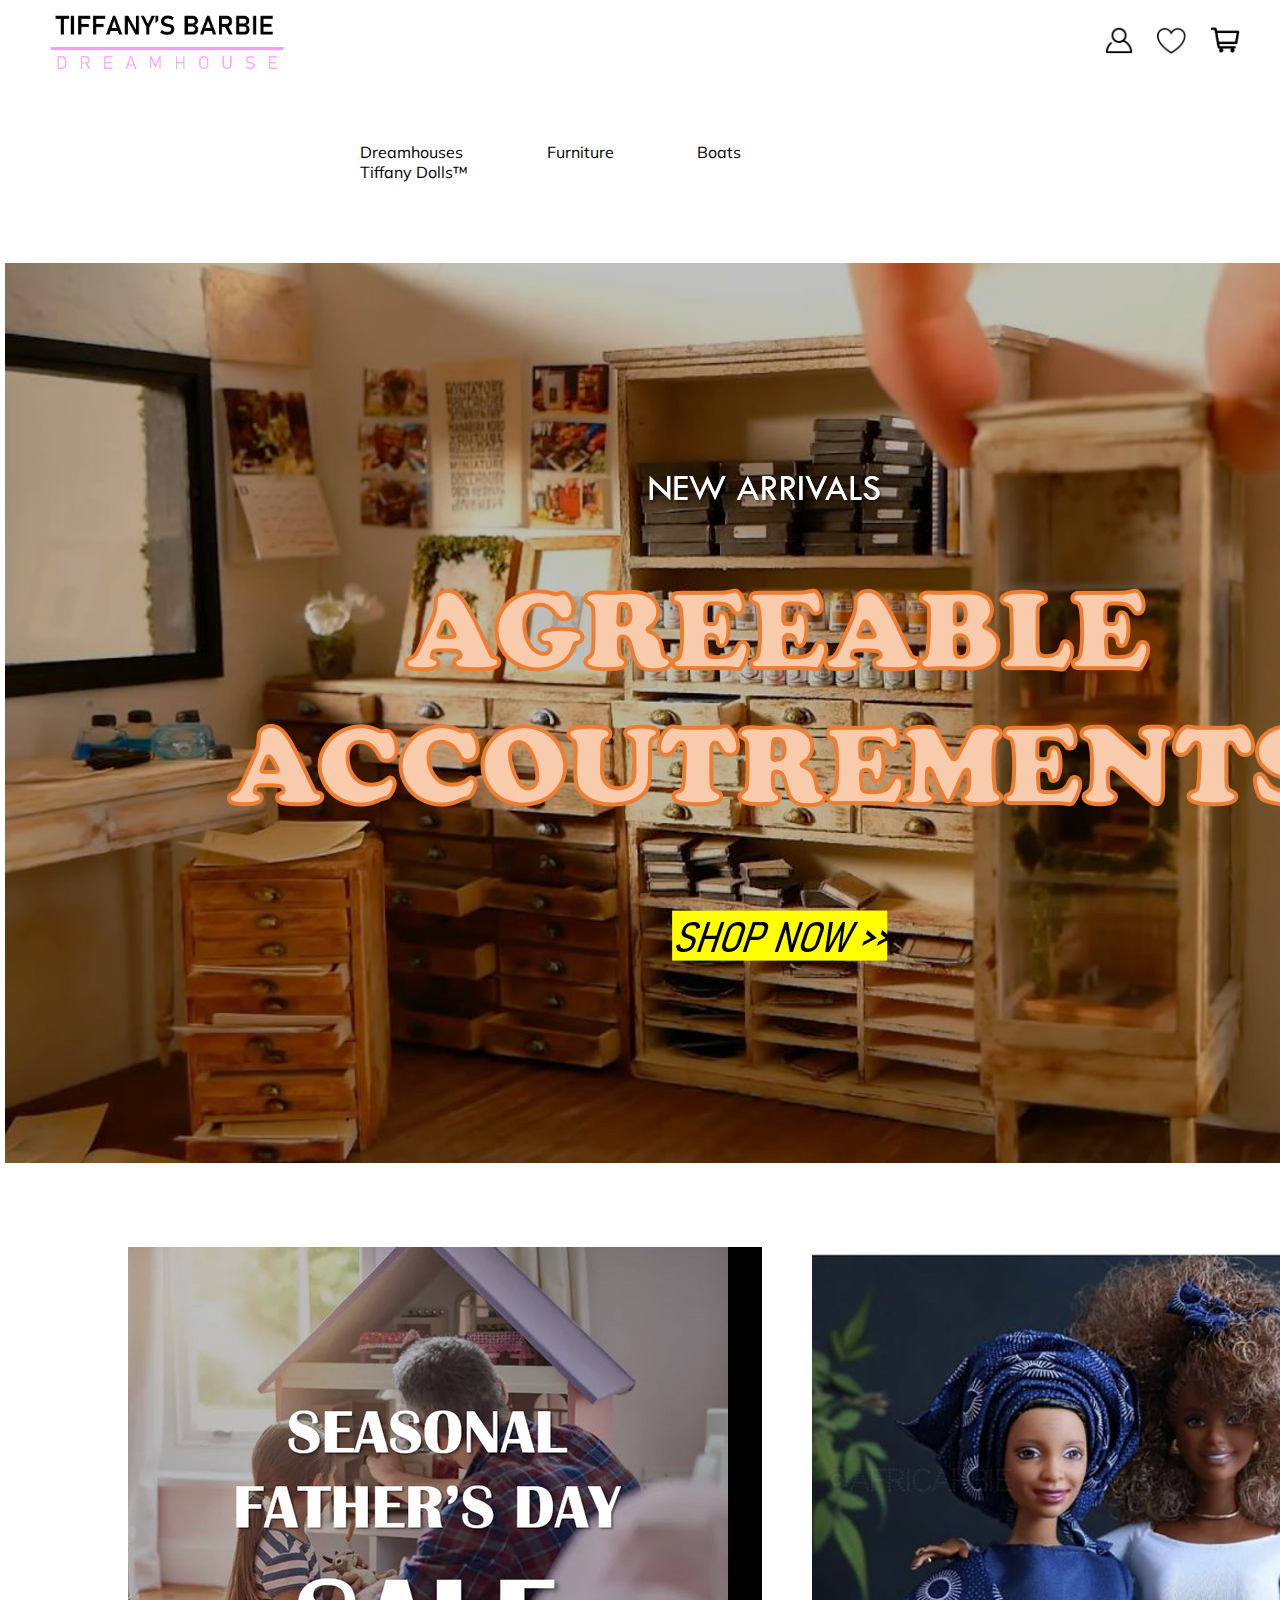
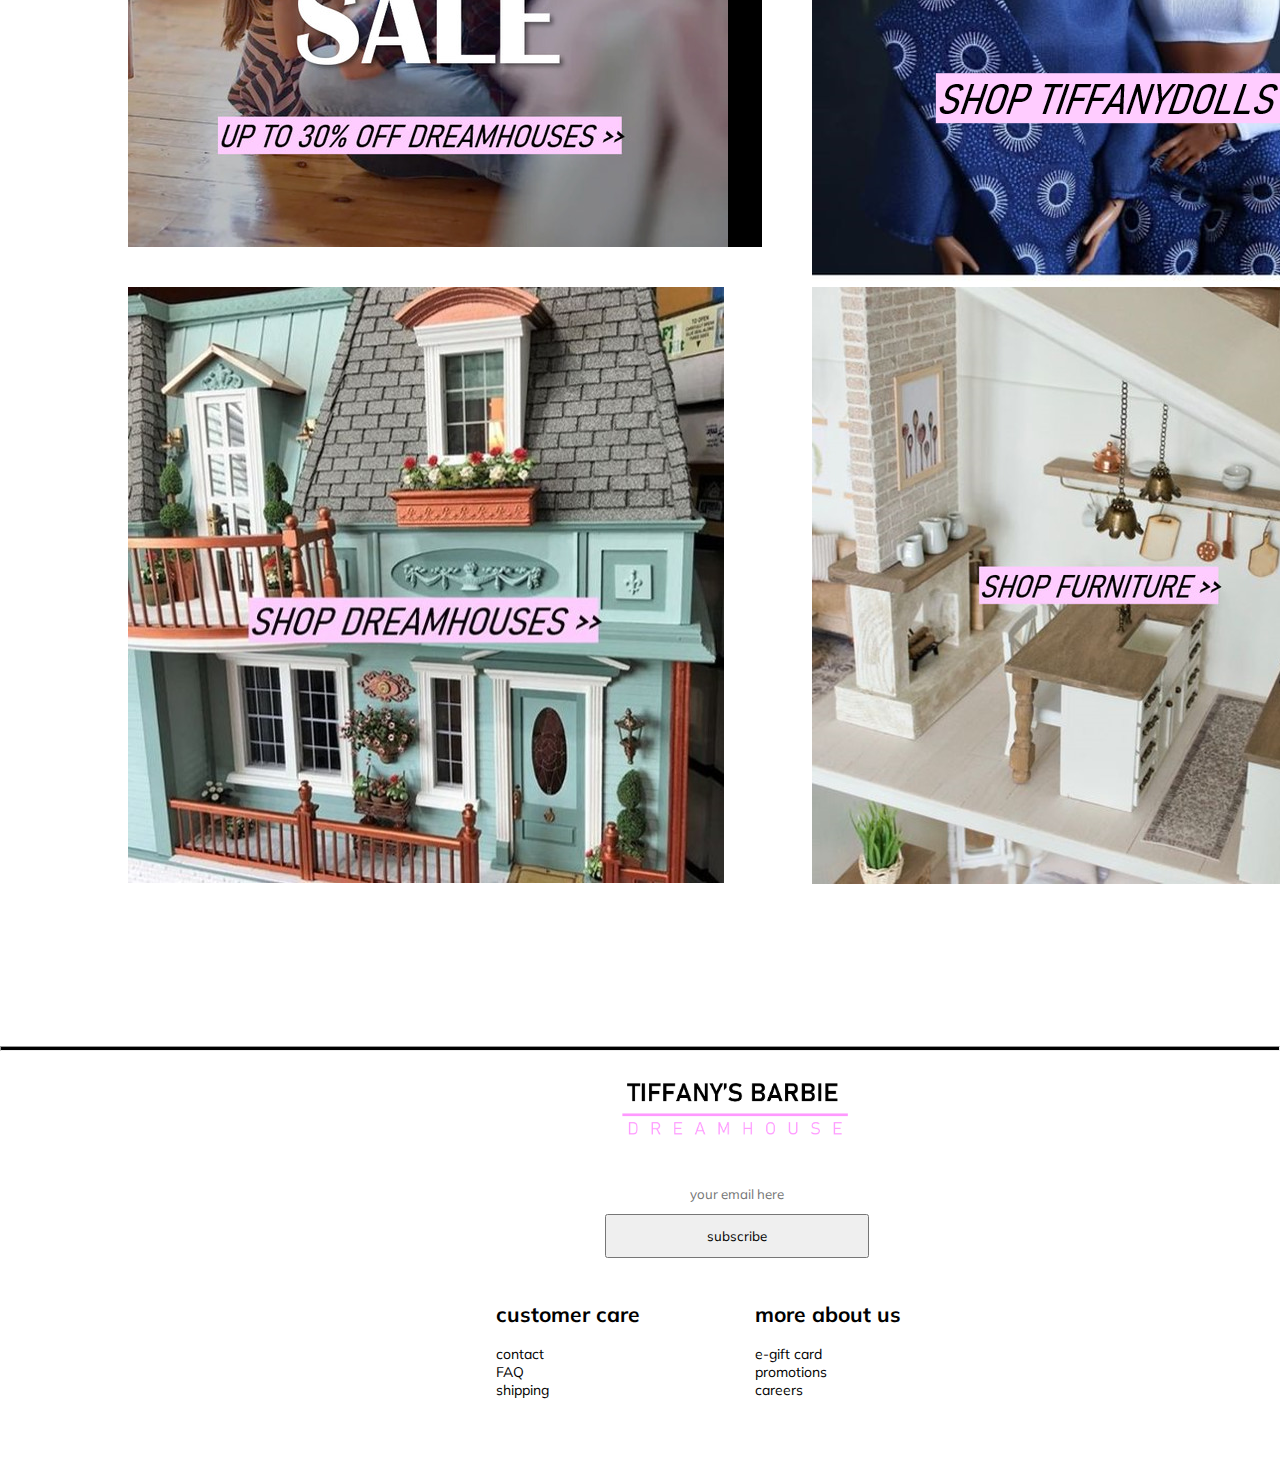
<file: index.html>
<!DOCTYPE html>
<html>

<head>
    <title>TIFFANY BARBIE DREAMHOUSE</title>
    <link href="https://fonts.googleapis.com/css2?family=Muli&display=swap" rel="stylesheet">
    <link rel="stylesheet" type="text/css" href="css/style.css">
    <link rel="shortcut icon" type="image/x-icon" href="misc/icon.ico" />
</head>

<body>
    <header>
        <div class="main">
            <div class="logo">
                <a href="index.html"><img src="misc/logo.png"></a>
            </div>
            <ul class="links">
                <a href="login.html"><img src="misc/user.png"></a>
                <a href="likes.html"><img src="misc/heart.png"></a>
                <input type='image' name="cart" src="misc/cart.png" onclick="openNav()">
            </ul>

        </div>
        <div>
            <ul class="bar">
                <li><a href="Dreamhouses.html">Dreamhouses</a></li>
                <li><a href="Furniture.html">Furniture</a></li>
                <li><a href="TiffanyDolls.html">Boats</a></li>
                <li><a href="TiffanyDolls.html">Tiffany Dolls™</a></li>
            </ul>
        </div>
    </header>



    <div id="mySidebar" class="sidebar">
        <a href="javascript:void(0)" class="closebtn" onclick="closeNav()">×</a>
        <div class="cartTit">
            SHOPPING CART
        </div>

        <div class="cartDesc">
            Why empty go buy stuff now pls
        </div>
    </div>
    <script>
        function openNav() {
            document.getElementById("mySidebar").style.width = "400px";
            document.getElementById("main").style.marginLeft = "400px";
        }

        function closeNav() {
            document.getElementById("mySidebar").style.width = "0";
            document.getElementById("main").style.marginLeft = "0";
        }
    </script>

    <!-- BANNER STARTS HERE -->

    <div class="slider-frame">
        <div class="slide-images">
            <div class="img-container">
                <a href="Furniture.html"><img src="home/b1.png"></a>
            </div>
            <div class="img-container">
                <a href="Furniture.html"><img src="home/b2.png"></a>
            </div>
            <div class="img-container">
                <a href="Furniture.html"><img src="home/b3.png"></a>
            </div>
        </div>
    </div>

    <!-- BANNER ENDS HERE -->

    <div class="overview">
        <div class="overview-image">
            <a href="Dreamhouses.html"><img src="home/t4.jpg"></a>
        </div>
        <div class="overview-image">
            <a href="TiffanyDolls.html"><img src="home/t5.png"></a>
        </div>
        <div class="overview-image">
            <a href="Dreamhouses.html"><img src="home/t1.jpg"></a>
        </div>
        <div class="overview-image">
            <a href="Furniture.html"><img src="home/t2.jpg"></a>
        </div>
    </div>

    
    <div class="footer" style="top:70cm">
        <hr>
        <div class="botlogo">
            <img src="misc/logo.png" height="80px">
        </div>
        
        <div class='mail'>
            <input type="email" name="email" id="email_input" placeholder="your email here">
        </div>
        <button>subscribe</button>

        <div class="r">
            <div class="c" style="color:black;">
                <h2>customer care</h2>
                <p>‎‏‏ ‎‏‏‎ ‎‏‏‎</p>
                <p>contact</p>
                <p>FAQ</p>
                <p>shipping</p>
            </div>
            <div class="c" style="color:black;"">
                <h2>more about us</h2>
                <p>‎‏‏ ‎‏‏‎ ‎‏‏‎</p>
                <p>e-gift card</p>
                <p>promotions</p>
                <p>careers</p>
            </div>
        </div>
    </div>

</body>
</html>
</file>
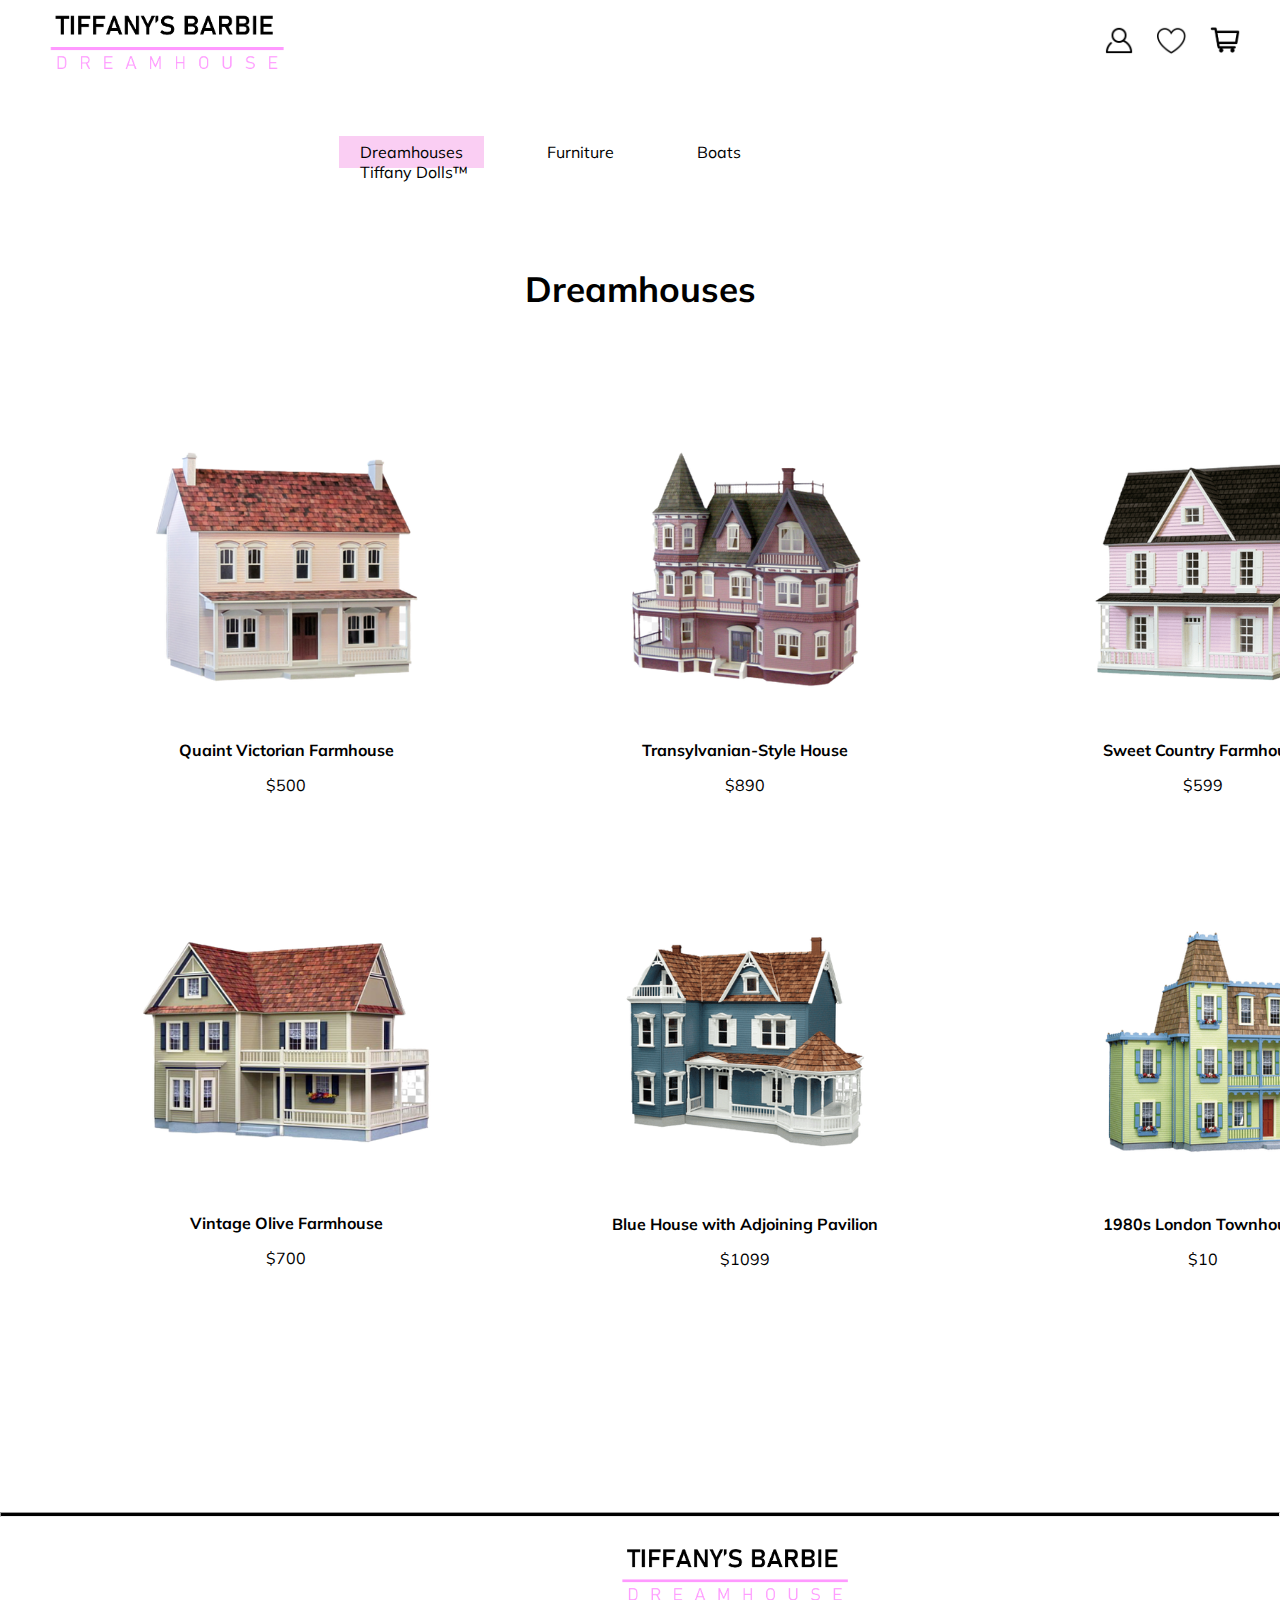
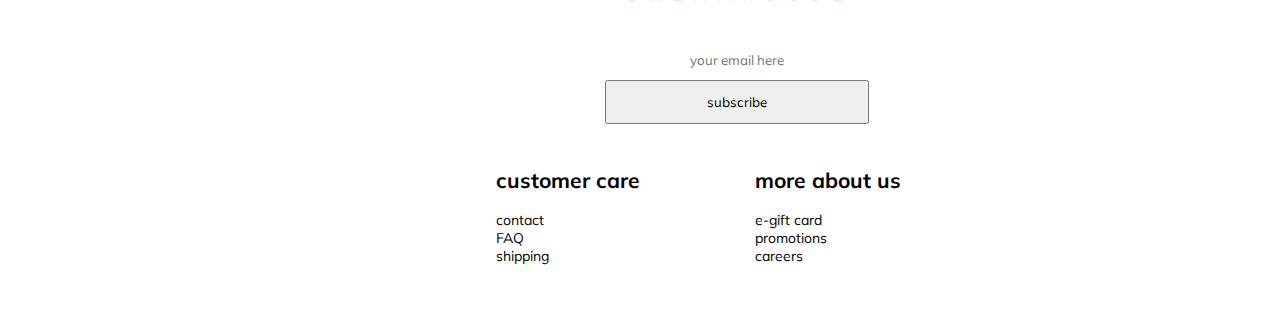
<file: Dreamhouses.html>
<!DOCTYPE html>
<html>

<head>
    <title>TIFFANY BARBIE DREAMHOUSE</title>
    <link href="https://fonts.googleapis.com/css2?family=Muli&display=swap" rel="stylesheet">
    <link rel="stylesheet" type="text/css" href="css/style.css">
    <link rel="shortcut icon" type="image/x-icon" href="misc/icon.ico" />

</head>

<body>
    <header>
        <div class="main">
            <div class="logo">
                <a href="index.html"><img src="misc/logo.png"></a>
            </div>
            <ul class="links">
                <a href="login.html"><img src="misc/user.png"></a>
                <a href="likes.html"><img src="misc/heart.png"></a>
                <input type='image' name="cart" src="misc/cart.png" onclick="openNav()">
            </ul>

        </div>
        <div>
            <ul class="bar">
                <li class="active"><a href="Dreamhouses.html">Dreamhouses</a></li>
                <li><a href="Furniture.html">Furniture</a></li>
                <li><a href="TiffanyDolls.html">Boats</a></li>
                <li><a href="TiffanyDolls.html">Tiffany Dolls™</a></li>
            </ul>
        </div>
        <div class="title">
            <h1>Dreamhouses</h1>
        </div>

    </header>


    <div id="mySidebar" class="sidebar">
        <a href="javascript:void(0)" class="closebtn" onclick="closeNav()">×</a>
        <div class="cartTit">
            SHOPPING CART
        </div>

        <div class="cartDesc">
            Why empty go buy stuff now pls
        </div>
    </div>
    <script>
        function openNav() {
            document.getElementById("mySidebar").style.width = "400px";
            document.getElementById("main").style.marginLeft = "400px";
        }

        function closeNav() {
            document.getElementById("mySidebar").style.width = "0";
            document.getElementById("main").style.marginLeft = "0";
        }
    </script>



    <div class="grid">
        <div class="pix">
            <img src="misc/h1.png">
            <div class="desc">Quaint Victorian Farmhouse</div>
            <div class="price">$500</div>
        </div>
        <div class="pix">
            <img src="misc/h3.png">
            <div class="desc">Transylvanian-Style House</div>
            <div class="price">$890</div>
        </div>
        <div class="pix">
            <img src="misc/h2.png">
            <div class="desc">Sweet Country Farmhouse</div>
            <div class="price">$599</div>
        </div>
        <div class="pix">
            <img src="misc/h5.png">
            <div class="desc">Vintage Olive Farmhouse</div>
            <div class="price">$700</div>
        </div>
        <div class="pix">
            <img src="misc/h4.png">
            <div class="desc">Blue House with Adjoining Pavilion</div>
            <div class="price">$1099</div>
        </div>
        <div class="pix">
            <img src="misc/h6.png">
            <div class="desc">1980s London Townhouse</div>
            <div class="price">$10</div>
        </div>
    </div>


    <div class="footer">
        <hr>
        <div class="botlogo">
            <img src="misc/logo.png" height="80px">
        </div>



        <div class='mail'>
            <input type="email" name="email" id="email_input" placeholder="your email here">
        </div>
        <button>subscribe</button>

        <div class="r">
            <div class="c" style="color:black;">
                <h2>customer care</h2>
                <p>‎‏‏ ‎‏‏‎ ‎‏‏‎</p>
                <p>contact</p>
                <p>FAQ</p>
                <p>shipping</p>
            </div>
            <div class="c" style="color:black;">
                <h2>more about us</h2>
                <p>‎‏‏ ‎‏‏‎ ‎‏‏‎</p>
                <p>e-gift card</p>
                <p>promotions</p>
                <p>careers</p>
            </div>
        </div>
    </div>
</body>

</html>
</file>
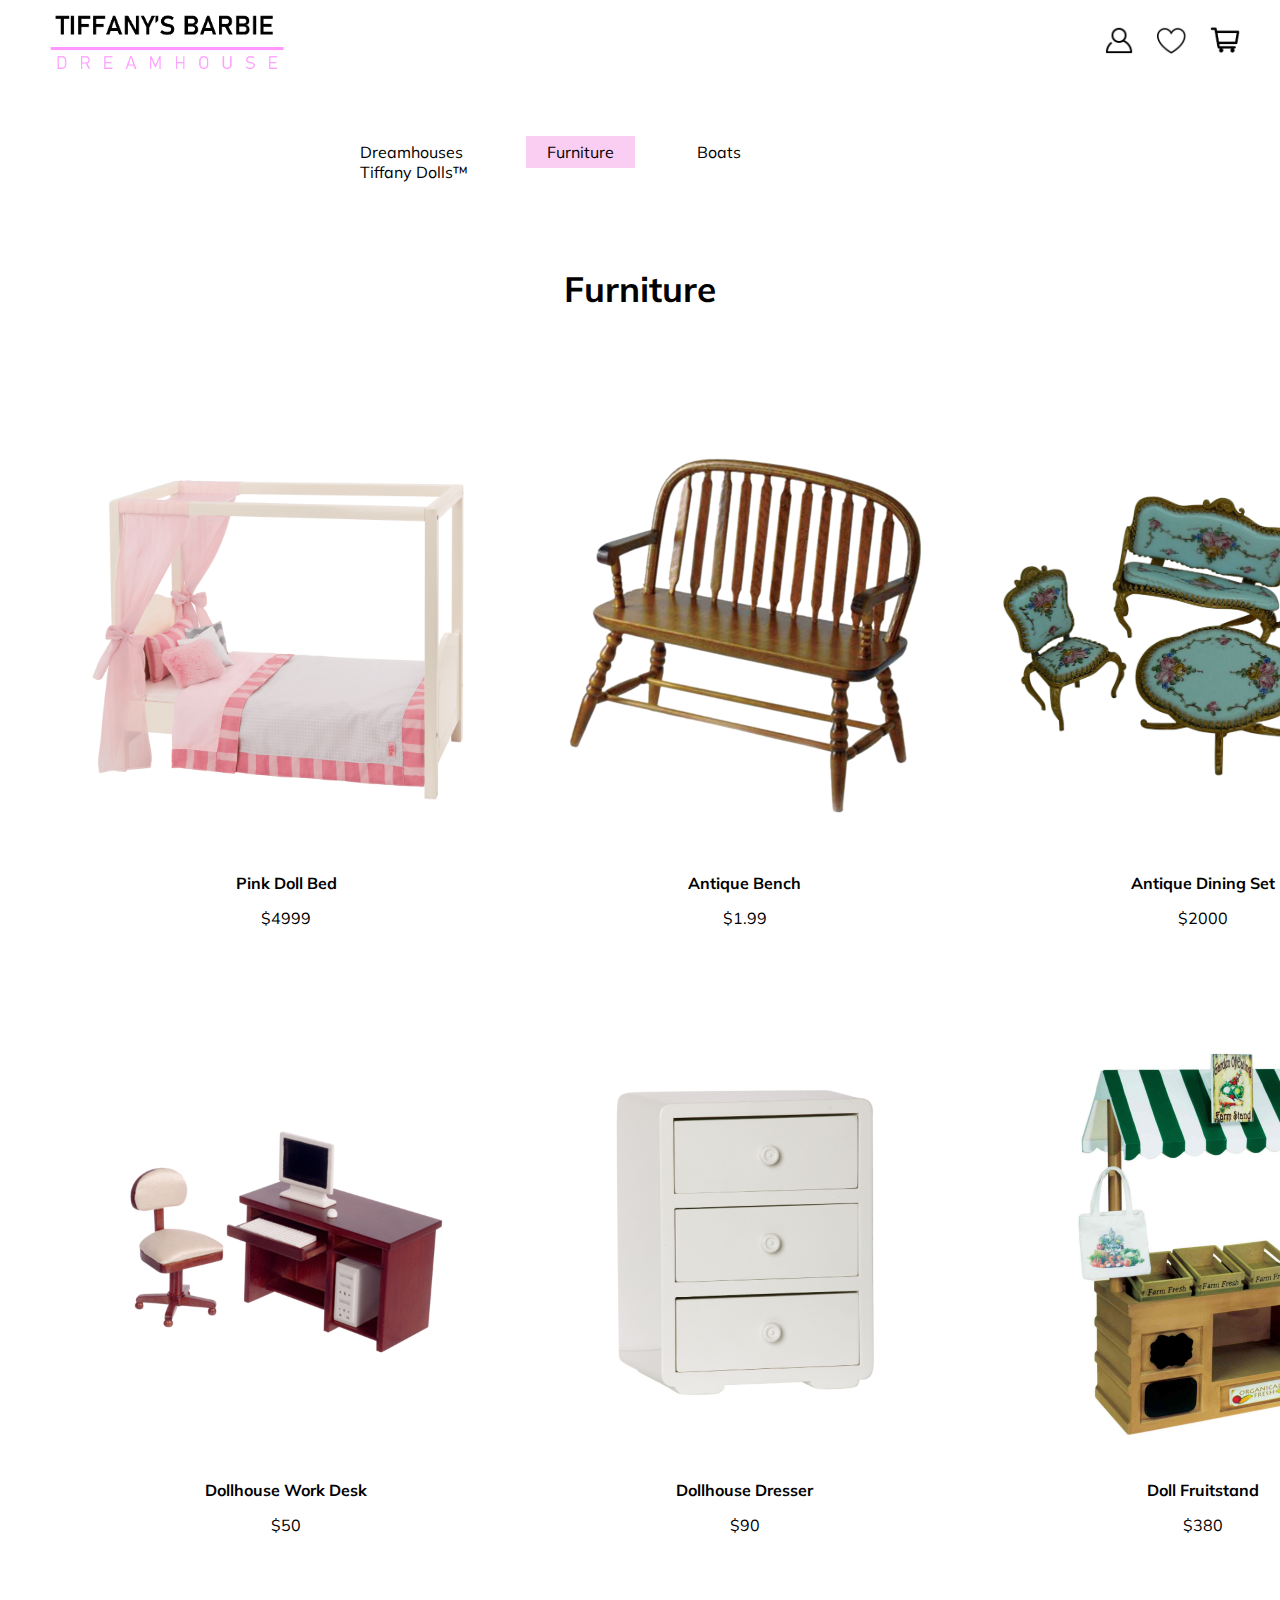
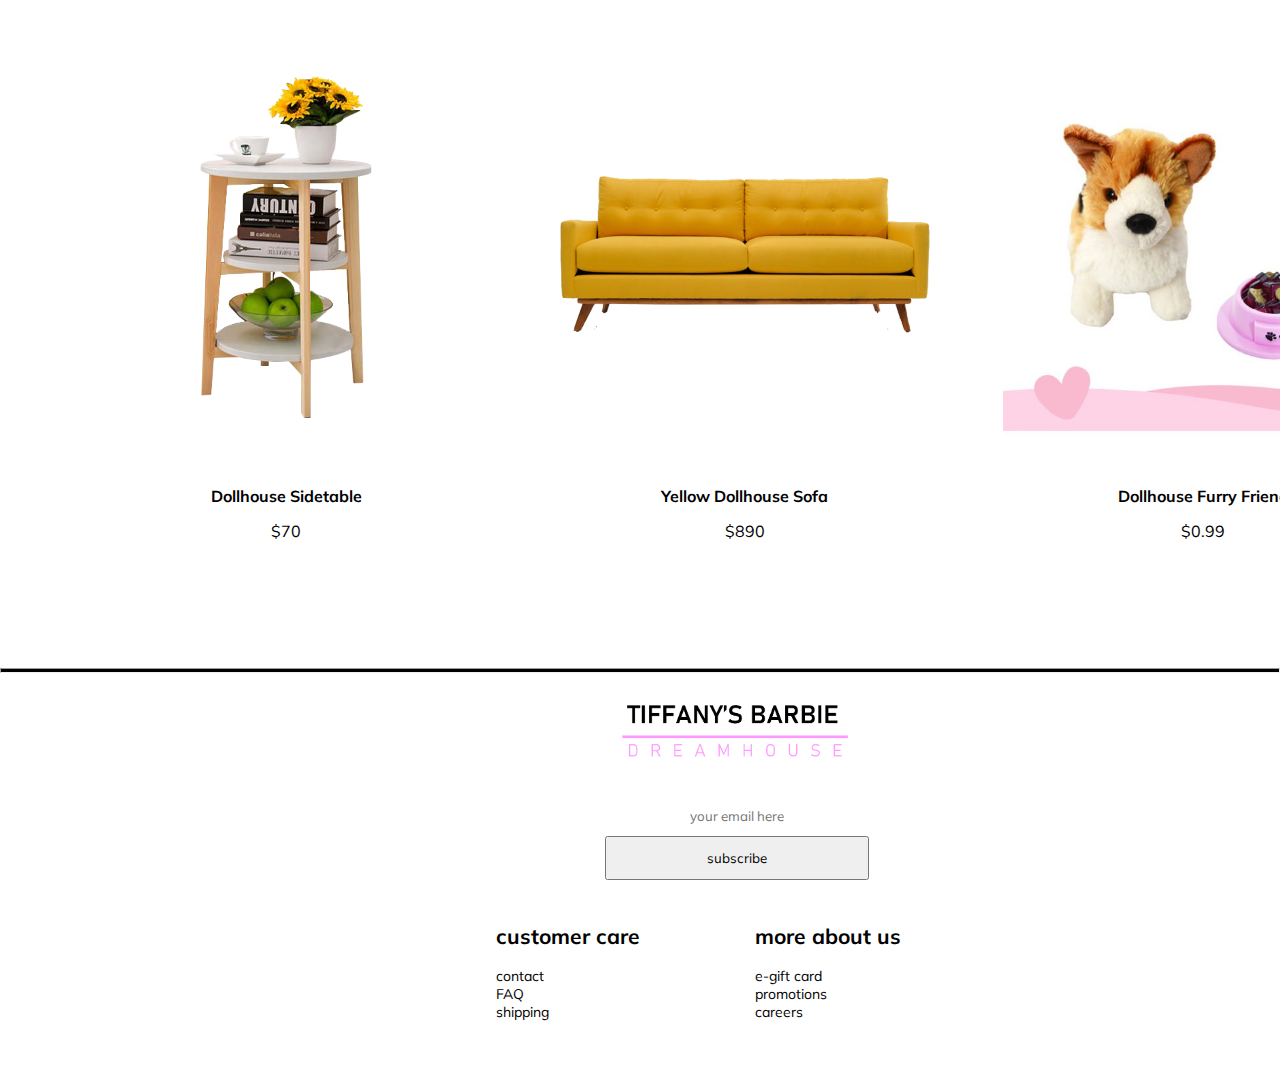
<file: Furniture.html>
<!DOCTYPE html>
<html>

<head>
    <title>TIFFANY BARBIE DREAMHOUSE</title>
    <link href="https://fonts.googleapis.com/css2?family=Muli&display=swap" rel="stylesheet">
    <link rel="stylesheet" type="text/css" href="css/style.css">
    <link rel="shortcut icon" type="image/x-icon" href="misc/icon.ico" />

</head>

<body>
    <header>
        <div class="main">
            <div class="logo">
                <a href="index.html"><img src="misc/logo.png"></a>
            </div>
            <ul class="links">
                <a href="login.html"><img src="misc/user.png"></a>
                <a href="likes.html"><img src="misc/heart.png"></a>
                <input type='image' name="cart" src="misc/cart.png" onclick="openNav()">
            </ul>

        </div>
        <div>
            <ul class="bar">
                <li><a href="Dreamhouses.html">Dreamhouses</a></li>
                <li  class="active"><a href="Furniture.html">Furniture</a></li>
                <li><a href="TiffanyDolls.html">Boats</a></li>
                <li><a href="TiffanyDolls.html">Tiffany Dolls™</a></li>
            </ul>
        </div>
        <div class="title">
            <h1>Furniture</h1>
        </div>

    </header>



    <div id="mySidebar" class="sidebar">
        <a href="javascript:void(0)" class="closebtn" onclick="closeNav()">×</a>
        <div class="cartTit">
            SHOPPING CART
        </div>
    
        <div class="cartDesc">
            Why empty go buy stuff now pls
        </div>
    </div>
    <script>
        function openNav() {
            document.getElementById("mySidebar").style.width = "400px";
            document.getElementById("main").style.marginLeft = "400px";
        }

        function closeNav() {
            document.getElementById("mySidebar").style.width = "0";
            document.getElementById("main").style.marginLeft = "0";
        }
    </script>



    <div class="grid">
        <div class="pix">
            <img src="furniture/bed.png">
            <div class="desc">Pink Doll Bed</div>
            <div class="price">$4999</div>
        </div>
        <div class="pix">
            <img src="furniture/bench.png">
            <div class="desc">Antique Bench</div>
            <div class="price">$1.99</div>
        </div>
        <div class="pix">
            <img src="furniture/dining.png">
            <div class="desc">Antique Dining Set</div>
            <div class="price">$2000</div>
        </div>
        <div class="pix">
            <img src="furniture/office.png">
            <div class="desc">Dollhouse Work Desk</div>
            <div class="price">$50</div>
        </div>
        <div class="pix">
            <img src="furniture/dresser.png">
            <div class="desc">Dollhouse Dresser</div>
            <div class="price">$90</div>
        </div>
        <div class="pix">
            <img src="furniture/fruits.jpg">
            <div class="desc">Doll Fruitstand</div>
            <div class="price">$380</div>
        </div>
        <div class="pix">
            <img src="furniture/sidetable.png">
            <div class="desc">Dollhouse Sidetable</div>
            <div class="price">$70</div>
        </div>
        <div class="pix">
            <img src="furniture/sofa.png">
            <div class="desc">Yellow Dollhouse Sofa</div>
            <div class="price">$890</div>
        </div>
        <div class="pix">
            <img src="furniture/dog.jpeg">
            <div class="desc">Dollhouse Furry Friend</div>
            <div class="price">$0.99</div>
        </div>
    </div>


    <div class="footer" style="top: 60cm;">
        <hr>
        <div class="botlogo">
            <img src="misc/logo.png" height="80px">
        </div>
    
    
    
        <div class='mail'>
            <input type="email" name="email" id="email_input" placeholder="your email here">
        </div>
        <button>subscribe</button>
    
        <div class="r">
            <div class="c" style="color:black;">
                <h2>customer care</h2>
                <p>‎‏‏ ‎‏‏‎ ‎‏‏‎</p>
                <p>contact</p>
                <p>FAQ</p>
                <p>shipping</p>
            </div>
            <div class="c" style="color:black;"">
                    <h2>more about us</h2>
                    <p>‎‏‏ ‎‏‏‎ ‎‏‏‎</p>
                    <p>e-gift card</p>
                    <p>promotions</p>
                    <p>careers</p>
                </div>
            </div>
        </div>
</body>

</html>
</file>
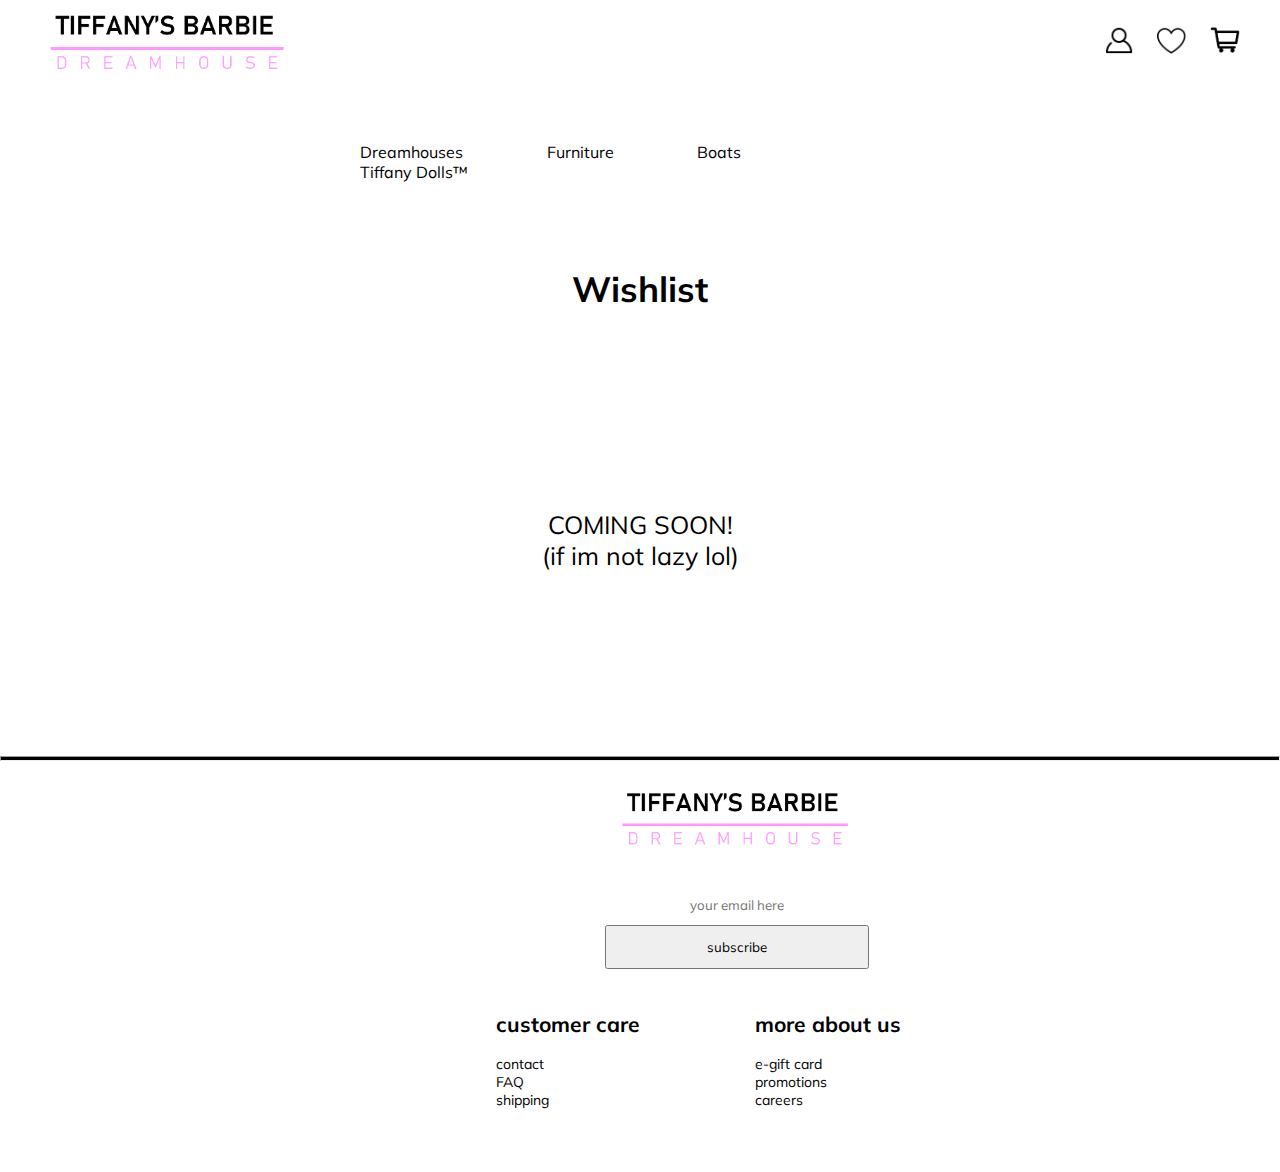
<file: likes.html>
<!DOCTYPE html>
<html>

<head>
    <title>TIFFANY BARBIE DREAMHOUSE</title>
    <link href="https://fonts.googleapis.com/css2?family=Muli&display=swap" rel="stylesheet">
    <link rel="stylesheet" type="text/css" href="css/style.css">
    <link rel="shortcut icon" type="image/x-icon" href="misc/icon.ico" />

</head>

<body>
    <header>
        <div class="main">
            <div class="logo">
                <a href="index.html"><img src="misc/logo.png"></a>
            </div>
            <ul class="links">
                <a href="login.html"><img src="misc/user.png"></a>
                <a href="likes.html"><img src="misc/heart.png"></a>
                <input type='image' name="cart" src="misc/cart.png" onclick="openNav()">
            </ul>

        </div>
        <div>
            <ul class="bar">
                <li><a href="Dreamhouses.html">Dreamhouses</a></li>
                <li><a href="Furniture.html">Furniture</a></li>
                <li><a href="TiffanyDolls.html">Boats</a></li>
                <li><a href="TiffanyDolls.html">Tiffany Dolls™</a></li>
            </ul>
        </div>
        <div class="title">
            <h1>Wishlist</h1>
        </div>

    </header>



    <div id="mySidebar" class="sidebar">
        <a href="javascript:void(0)" class="closebtn" onclick="closeNav()">×</a>
        <div class="cartTit">
            SHOPPING CART
        </div>

        <div class="cartDesc">
            Why empty go buy stuff now pls
        </div>
    </div>
    <script>
        function openNav() {
            document.getElementById("mySidebar").style.width = "400px";
            document.getElementById("main").style.marginLeft = "400px";
        }

        function closeNav() {
            document.getElementById("mySidebar").style.width = "0";
            document.getElementById("main").style.marginLeft = "0";
        }
    </script>


    <div class="td">
        COMING SOON! <br> (if im not lazy lol)
    </div>


    <div class="footer" style="top: 20cm;">
        <hr>
        <div class="botlogo">
            <img src="misc/logo.png" height="80px">
        </div>

        <div class='mail'>
            <input type="email" name="email" id="email_input" placeholder="your email here">
        </div>
        <button>subscribe</button>

        <div class="r">
            <div class="c" style="color:black;">
                <h2>customer care</h2>
                <p>‎‏‏ ‎‏‏‎ ‎‏‏‎</p>
                <p>contact</p>
                <p>FAQ</p>
                <p>shipping</p>
            </div>
            <div class="c" style="color:black;"">
                    <h2>more about us</h2>
                    <p>‎‏‏ ‎‏‏‎ ‎‏‏‎</p>
                    <p>e-gift card</p>
                    <p>promotions</p>
                    <p>careers</p>
                </div>
            </div>
        </div>
</body>

</html>
</file>
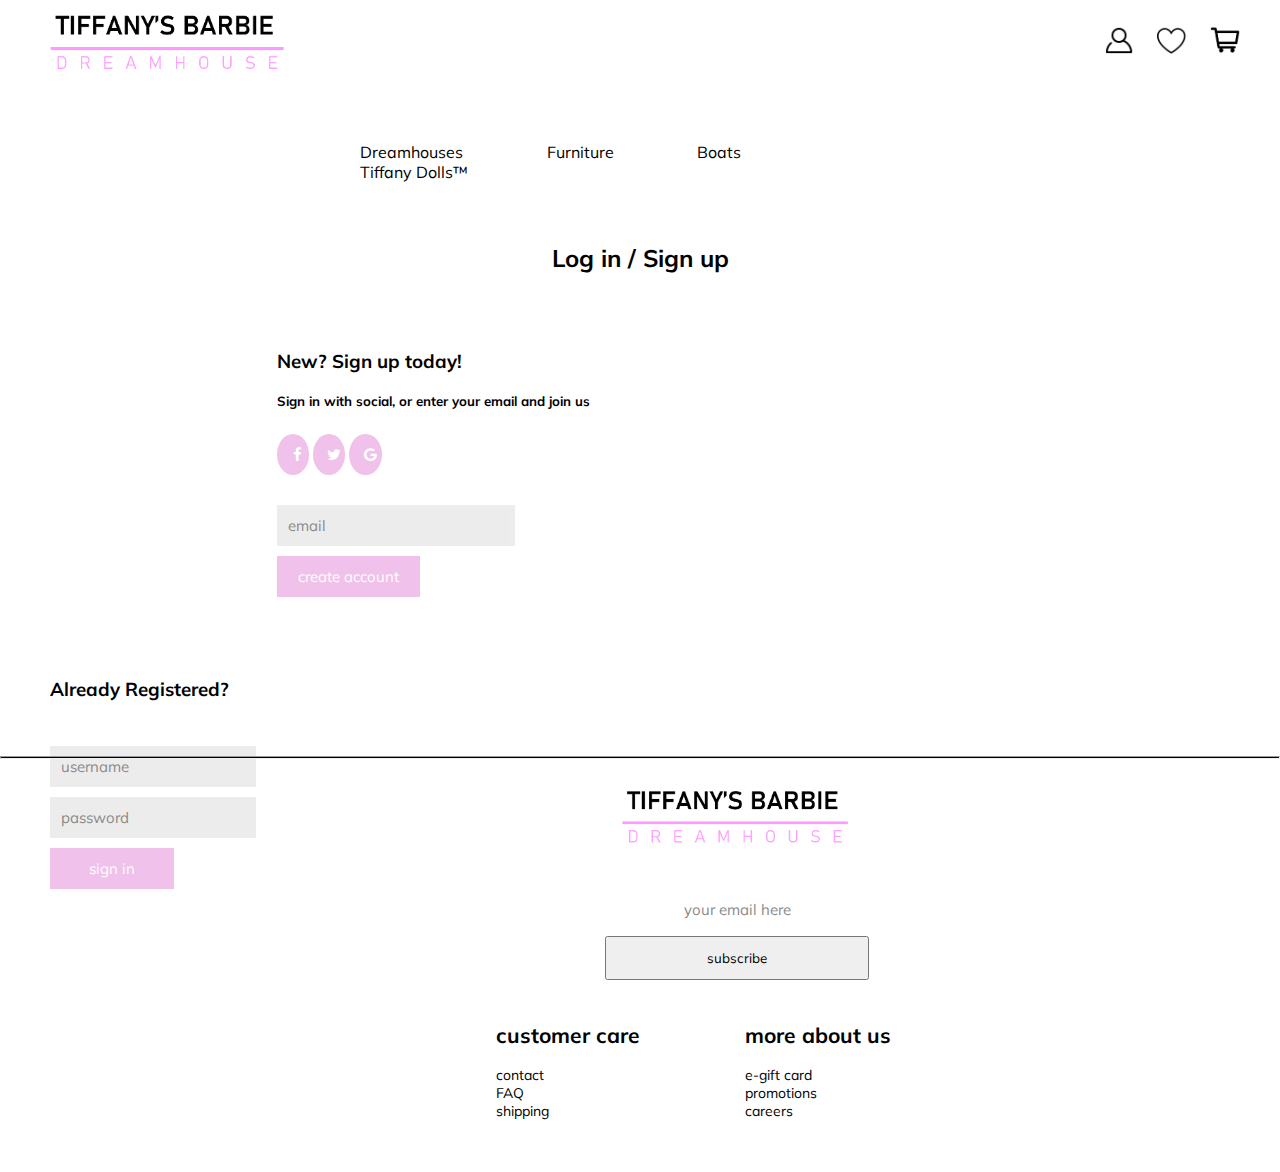
<file: login.html>
<!DOCTYPE html>
<html>

<head>
    <title>TIFFANY BARBIE DREAMHOUSE</title>
    <link href="https://fonts.googleapis.com/css2?family=Muli&display=swap" rel="stylesheet">
    <link rel="stylesheet" type="text/css" href="css/style.css">
    <link rel="shortcut icon" type="image/x-icon" href="misc/icon.ico" />
    <meta name="viewport" content="width=device-width, initial-scale=1">
    <link rel="stylesheet" href="https://cdnjs.cloudflare.com/ajax/libs/font-awesome/4.7.0/css/font-awesome.min.css">
    

    <style>
        * {
            box-sizing: border-box;
        }
    
        .links {
            list-style-type: none;
            float: right;
            margin-top: 25px;
        }

    
        /* style inputs and link buttons */
        input:not(.cart), .btn {
            width: 50%;
            padding: 11px;
            border: none;
            margin: 5px 0;
            opacity: 0.85;
            display: inline-block;
            font-size: 15px;
            /* text-decoration: none; */
    
            /* remove underline from anchors */
        }
    
        input:hover,
        .btn:hover {
            opacity: 1;
        }
    
        /* add appropriate colors to fb, twitter and google buttons */
        .fb {
            /* background-color: #3B5998; */
            background-color: rgb(238, 183, 231);
            color: white;
            width: 6.8%;
            border-radius: 50%;
        }
    
        .twitter {
            /* background-color: #55ACEE; */
            background-color: rgb(238, 183, 231);
            color: white;
            width: 6.8%;
            border-radius: 50%;
    
        }
    
        .google {
            /* background-color: #dd4b39; */
            color: white;
            background-color: rgb(238, 183, 231);
            width: 6.8%;
            border-radius: 50%;
    
        }
    
        /* style the submit button */
        input[type=submit] {
            background-color: rgb(238, 183, 231);
            width: 30%;
            /* border: #666; */
            color: white;
            cursor: pointer;
        }
    
        input[type=submit]:hover {
            background-color: rgb(219, 172, 213);
        }
    
        /* Two-column layout */
        .col {
            float: left;
            width: 40%;
            margin: auto;
            padding: 0 50px;
            margin-top: 2cm;
        }
    
        .first {
            margin-left: 6cm;
            width: 45%;
        }
    
        /* Clear floats after the columns */
        .row:after {
            content: "";
            display: table;
            clear: both;
        }
    
        /* Responsive layout - when the screen is less than 650px wide, make the two columns stack on top of each other instead of next to each other */
        @media screen and (max-width: 650px) {
            .col {
                width: 100%;
                margin-top: 0;
            }

        }
    </style>
</head>

<body>

    <header>
        <div class="main">
            <div class="logo">
                <a href="index.html"><img src="misc/logo.png"></a>
            </div>
            <ul class="links">
                <a href="login.html"><img src="misc/user.png"></a>
                <a href="likes.html"><img src="misc/heart.png"></a>
                <input type='image' class='cart' name="cart" src="misc/cart.png" onclick="openNav()">
            </ul>
    
        </div>
        <div>
            <ul class="bar">
                <li><a href="Dreamhouses.html">Dreamhouses</a></li>
                <li><a href="Furniture.html">Furniture</a></li>
                <li><a href="TiffanyDolls.html">Boats</a></li>
                <li><a href="TiffanyDolls.html">Tiffany Dolls™</a></li>
            </ul>
        </div>

    
    </header>
    <div id="mySidebar" class="sidebar">
        <a href="javascript:void(0)" class="closebtn" onclick="closeNav()">×</a>
        <div class="cartTit">
            SHOPPING CART
        </div>
    
        <div class="cartDesc">
            Why empty go buy stuff now pls
        </div>
    </div>
    <script>
        function openNav() {
            document.getElementById("mySidebar").style.width = "400px";
            document.getElementById("main").style.marginLeft = "400px";
        }

        function closeNav() {
            document.getElementById("mySidebar").style.width = "0";
            document.getElementById("main").style.marginLeft = "0";
        }
    </script>

    <div class="container">
        <form action="/action_page.php">
            <div class="row">
                <h2 style="text-align:center">Log in / Sign up</h2>
    
                <div class="col first">
                    <h3>New? Sign up today!</h3>
                    <br>
                    <h5>Sign in with social, or enter your email and join us</h5>
                    <br>
                    <!-- <br> -->
                    <a href="#" class="fb btn">
                        <i class="fa fa-facebook fa-fw"></i>
                    </a>
                    <a href="#" class="twitter btn">
                        <i class="fa fa-twitter fa-fw"></i>
                    </a>
                    <a href="#" class="google btn"><i class="fa fa-google fa-fw">
                        </i>
                    </a>
                    <br><br>
    
                    <input type="text" name="email" placeholder="email" required
                        style="background-color: rgb(235, 233, 233);">
                    <br>
                    <input type="submit" value="create account">
                </div>
    
                <div class="col">

                    <h3>Already Registered?</h3>
                    <br><br>
    
                    <input type="text" name="username" placeholder="username" required
                        style="background-color: rgb(235, 233, 233);">
                    <input type="password" name="password" placeholder="password" required
                        style="background-color: rgb(235, 233, 233);">
                    <br>
                    <input type="submit" value="sign in">
                </div>
    
            </div>
        </form>
    </div>

    <div class="footer" style="top: 20cm;">
        <hr>
        <div class="botlogo">
            <img src="misc/logo.png" height="80px">
        </div>
    
    
    
        <div class='mail'>
            <input type="email" name="email" id="email_input" placeholder="your email here">
        </div>
        <button>subscribe</button>
    
        <div class="r">
            <div class="c" style="color:black;">
                <h2>customer care</h2>
                <p>‎‏‏ ‎‏‏‎ ‎‏‏‎</p>
                <p>contact</p>
                <p>FAQ</p>
                <p>shipping</p>
            </div>
            <div class="c" style="color:black;"">
                        <h2>more about us</h2>
                        <p>‎‏‏ ‎‏‏‎ ‎‏‏‎</p>
                        <p>e-gift card</p>
                        <p>promotions</p>
                        <p>careers</p>
                    </div>
                </div>
            </div>

</body>

</html>
</file>
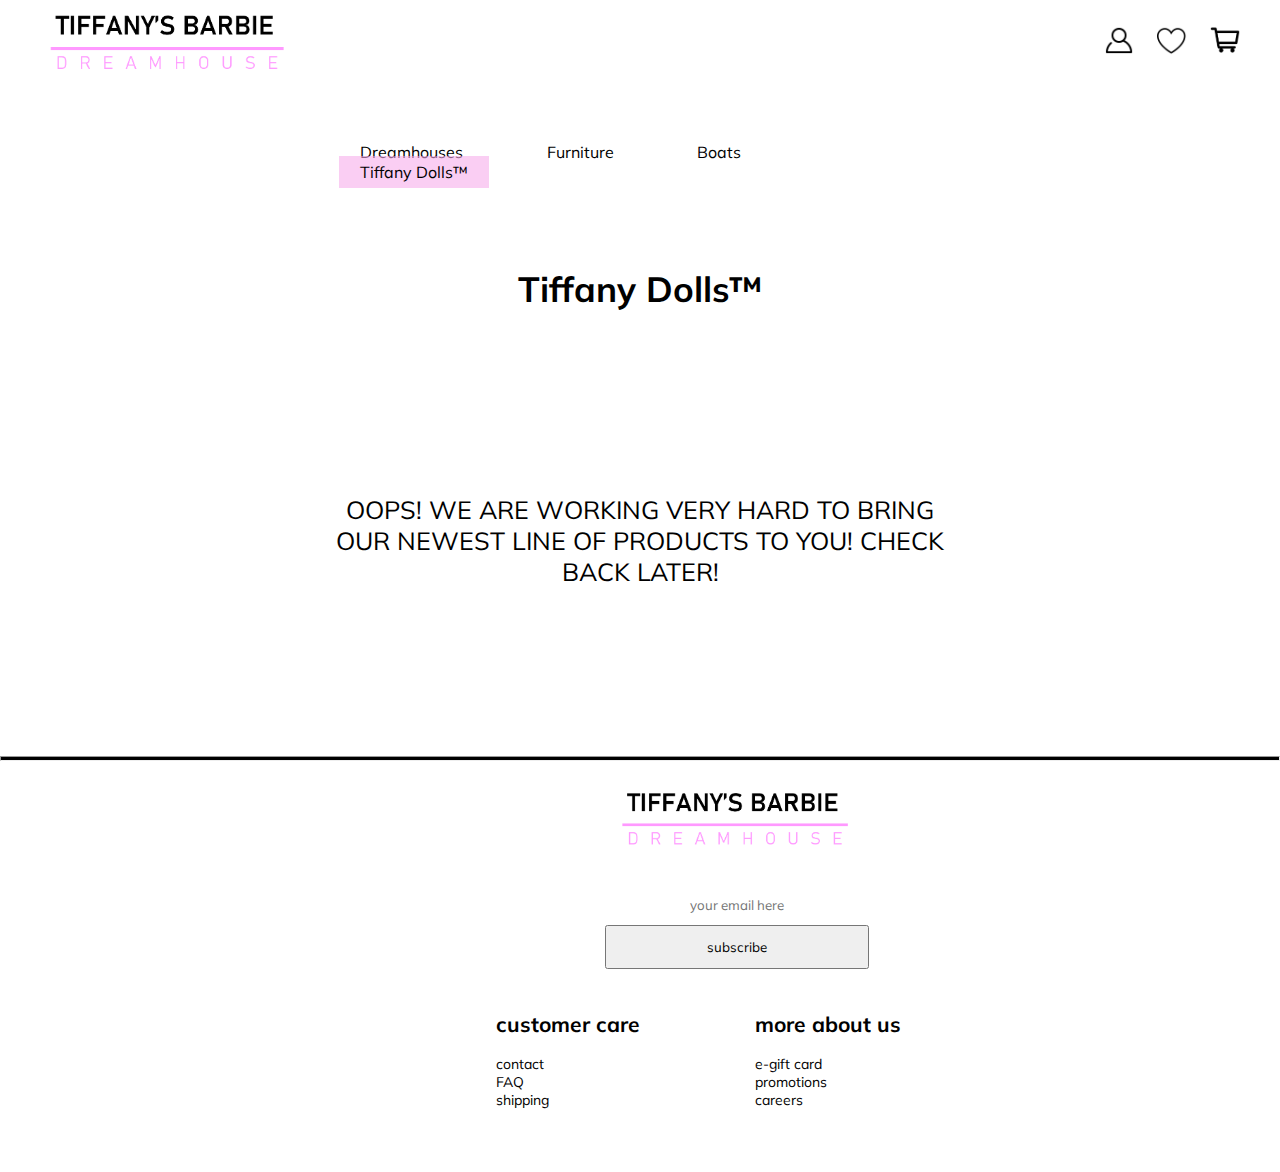
<file: TiffanyDolls.html>
<!DOCTYPE html>
<html>

<head>
    <title>TIFFANY BARBIE DREAMHOUSE</title>
    <link href="https://fonts.googleapis.com/css2?family=Muli&display=swap" rel="stylesheet">
    <link rel="stylesheet" type="text/css" href="css/style.css">
    <link rel="shortcut icon" type="image/x-icon" href="misc/icon.ico" />

</head>

<body>
    <header>
        <div class="main">
            <div class="logo">
                <a href="index.html"><img src="misc/logo.png"></a>
            </div>
            <ul class="links">
                <a href="login.html"><img src="misc/user.png"></a>
                <a href="likes.html"><img src="misc/heart.png"></a>
                <input type='image' name="cart" src="misc/cart.png" onclick="openNav()">
            </ul>

        </div>
        <div>
            <ul class="bar">
                <li><a href="Dreamhouses.html">Dreamhouses</a></li>
                <li><a href="Furniture.html">Furniture</a></li>
                <li><a href="TiffanyDolls.html">Boats</a></li>
                <li class="active"><a href="TiffanyDolls.html">Tiffany Dolls™</a></li>
            </ul>
        </div>
        <div class="title">
            <h1>Tiffany Dolls™</h1>
        </div>

    </header>



    <div id="mySidebar" class="sidebar">
        <a href="javascript:void(0)" class="closebtn" onclick="closeNav()">×</a>
        <div class="cartTit">
            SHOPPING CART
        </div>
        
        <div class="cartDesc">
            Why empty go buy stuff now pls
        </div>
    </div>    
    <script>
        function openNav() {
            document.getElementById("mySidebar").style.width = "400px";
            document.getElementById("main").style.marginLeft = "400px";
        }

        function closeNav() {
            document.getElementById("mySidebar").style.width = "0";
            document.getElementById("main").style.marginLeft = "0";
        }
    </script>
    
    
    <div class="td">
        OOPS! WE ARE WORKING VERY HARD TO BRING OUR NEWEST LINE OF PRODUCTS TO YOU! CHECK BACK LATER!
    </div>


    <div class="footer" style="top: 20cm;">
        <hr>
        <div class="botlogo">
            <img src="misc/logo.png" height="80px">
        </div>
    
        <div class='mail'>
            <input type="email" name="email" id="email_input" placeholder="your email here">
        </div>
        <button>subscribe</button>
    
        <div class="r">
            <div class="c" style="color:black;">
                <h2>customer care</h2>
                <p>‎‏‏ ‎‏‏‎ ‎‏‏‎</p>
                <p>contact</p>
                <p>FAQ</p>
                <p>shipping</p>
            </div>
            <div class="c" style="color:black;"">
                    <h2>more about us</h2>
                    <p>‎‏‏ ‎‏‏‎ ‎‏‏‎</p>
                    <p>e-gift card</p>
                    <p>promotions</p>
                    <p>careers</p>
                </div>
            </div>
        </div>
</body>

</html>
</file>
<file: css/style.css>
* {
    margin: 0;
    padding: 0;
    /* font-family: Century Gothic; */
    font-family: 'Muli', sans-serif;
}

header {
    height: 27vh;
    background-size: cover;
    background-position: center;
}

.links {
    list-style-type: none;
    float: right;
    margin-top: 25px;
}

.bar {
    position: absolute;
    top: 18%;
    left: 50%;
    transform: translate(-50%, -50%);
}

ul li {
    display: inline-block;
    margin-left: 0.5cm;
    margin-right: 0.5cm;
}

ul li a {
    text-decoration: none;
    color: #000;
    padding: 5px 20px;
    border: 1px solid transparent;
    transition: 0.6s ease;
}

ul li a:hover{
    background-color: rgba(247, 170, 234, 0.575);
    color: #fff;
}

ul li.active a{
    background-color: rgba(247, 170, 234, 0.575);
    color: #000;
}

ul a img {
    height: 30px;
    padding-left: 0.5cm;
}

ul input {
    height: 30px;
    margin-left: 0.5cm;
    border: transparent;
    background-color: transparent;
}

.logo img{
    float: left;
    height: auto;
    width: 250px;
}

.main {
    max-width: 1200px;
    margin: auto;
}

.title {
    position: absolute;
    top: 30%;
    left: 50%;
    transform: translate(-50%, -50%);
}

.title h1{
    padding-top: 1cm;
    font-size: 35px;
    font-weight: bold;
}

.grid {
    position: absolute;
    top: 40%;
    padding: 2cm;
    display: grid;
    grid-template-columns: 33% 33% 33%;
    grid-column-gap: 1cm;
    grid-row-gap: 3cm;
}

.grid img {
    width: 400px;
    height: auto;
    padding-bottom: 0.5cm;
    object-fit: cover;
}

.grid img:hover {
    opacity: 30%;
}


.pix {
    text-align: center;
}

.pix .text {
    position: absolute;
    display: grid;
    align-self: center;
    justify-self: center;
    padding: 10px;
}

.desc {
    /* background-color: rgba(0, 0, 0, 0.63);
    color: #fff; */
    font-weight: bold;
    padding: 15px;
    text-align: center;
}

.td {
    font-size: 25px;
    text-align: center;
    position: absolute;
    top: 60%;
    left: 50%;
    transform: translate(-50%, -50%);
}


.sidebar {
  height: 100%;
  width: 0;
  position: fixed;
  z-index: 1;
  top: 0;
  right: 0;
  background-color:  rgb(247, 231, 244);
  overflow-x: hidden;
  transition: 0.5s;
  padding-top: 60px;
  
}

.cartTit {
    text-align: center;
    font-size: 26px;
    font-weight: bold;
}
.cartDesc {
    text-align: center;
    font-size: 15px;
    font-weight: normal;
    color: rgba(0, 0, 0, 0.521);
    position: absolute;
    top: 40%;
    left: 50%;
    transform: translate(-50%, -50%);
}

.sidebar a {
  padding: 8px 8px 8px 32px;
  text-decoration: none;
  font-size: 25px;
  color: #818181;
  display: block;
  transition: 0.3s;
}


.sidebar .closebtn {
  position: absolute;
  top: 0;
  right: 25px;
  font-size: 36px;
  margin-left: 50px;
}

#main {
  transition: margin-right .5s;
  padding: 16px;
}

IMG.displayed {
    display: block;
    margin-left: auto;
    margin-right: auto;
    /* margin-left: 120px;
    background-position: center;
    background-size: cover  ;     */
}

.overview {
    position: absolute;
    top: 33cm ;
    left: 10%;
    /* padding: 2cm; */
    display: grid;
    grid-template-columns: 50% 50%;
    grid-column-gap: 1cm;
}

.overview .tit {
    text-align: center;
}

body {
    height: 100%;
    min-height: 100%;
    margin-bottom: 50px;
}

.footer {
    top: 40cm;
    width:100%;
    height:11cm;
    position:absolute;
    bottom:0;
    left:0;
    /* background:rgb(204, 194, 202); */
    color:white;
}

.mail {
    margin-left: 16cm;
    margin-top: 0.6cm;
}

.mail input[type=email]{
    text-align: center;
    left: 10cm;
    width: 7cm;
    padding: 12px 20px;
    box-sizing: border-box;
    border: #333;
}

hr {
    height: 3px;
    background: black;
}

.botlogo {
    padding-top: 17px;
    margin-left: 16.2cm;
}
button {
    padding: 12px 100px;
    margin-left: 16cm;
}

.c {
  float: left;
  margin-left: 2cm;
  margin-top: 1cm;
  width: 20%;
  padding: 5px;
  font-size: 14px;
}

.r {
    margin-left: 11cm;
}

/* Clear floats after the columns */
.r:after {
  content: "";
  display: table;
  clear: both;
}

.slider-frame {
    overflow: hidden;
    height: 900px;
    width: 1500px;
    margin-left: 5px;
    margin-top: 20px;
}

@-webkit-keyframes slide_animation {
    0% {left:0px;}
    10%{left:0px;}
    20%{left:1500px;}
    30%{left:1500px;}
    40%{left:3000px;}
    50%{left:3000px;}
    60%{left:1500px;}
    70%{left:1500px;}
    80%{left:0px;}
    90%{left:0px;}
    100%{left:0px;}
}

.slide-images {
    width: 4500px;
    height: 900px;
    margin: 0 0 0 -3000px;
    position: relative;
    -webkit-animation-name: slide_animation;
    -webkit-animation-duration: 16s;
    -webkit-animation-play-state: running;
    -webkit-animation-direction: normal;
    -webkit-animation-iteration-count: infinite;
}

.img-container {
    height: 900px;
    width: 1500px;
    position: relative;
    float: left;
}

.wrapper {
    text-align: center;
}

.textblock {
    /* position: absolute; */
    margin: 0 auto;
    text-align: center;
    /* z-index: 99; */
    bottom: 10px;
    right: 10px; 
    padding-left: 20px;
    padding-right: 20px;
}

/* pop up start */
.overlay {
  position: fixed;
  top: 0;
  bottom: 0;
  left: 0;
  right: 0;
  background: rgba(0, 0, 0, 0.7);
  transition: opacity 500ms;
  visibility: hidden;
  opacity: 0;
}
.overlay:target {
  visibility: visible;
  opacity: 1;
}

.popup {
  margin: 70px auto;
  padding: 20px;
  background: #fff;
  border-radius: 5px;
  width: 30%;
  position: relative;
  transition: all 5s ease-in-out;
}

.popup h2 {
    text-align: center;
}
.popup .close {
  /* position: absolute;
  top: 20px;
  right: 30px; */
  transition: all 200ms;
  font-size: 20px;
  /* font-weight: bold; */
  text-decoration: none;
  color: #333;
    border: #000;
    text-align: center;
    padding: 20px;
}
.popup .close:hover {
  color: rgb(235, 164, 225);
}
.popup .content {
  max-height: 30%;
  overflow: auto;
}

@media screen and (max-width: 700px){
  .box{
    width: 70%;
  }
  .popup{
    width: 70%;
  }
}

/* popup end */
</file>
